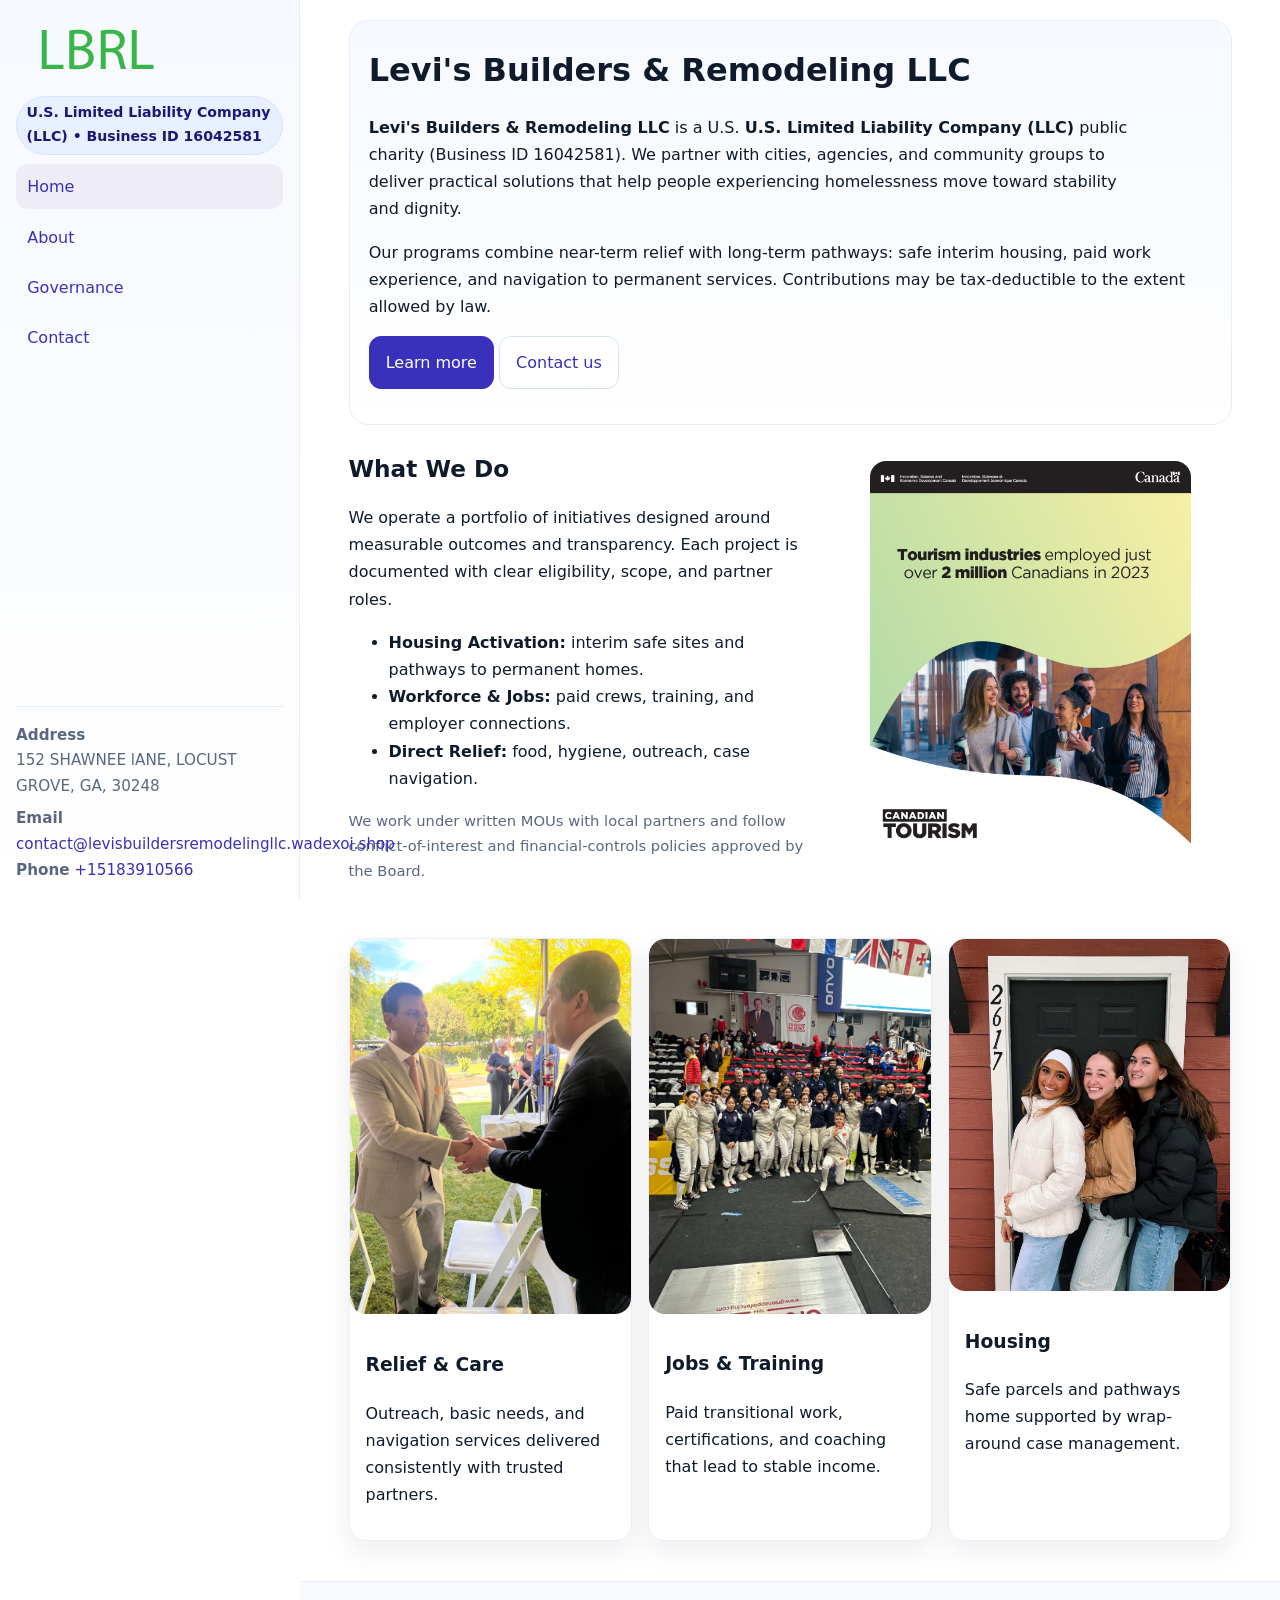
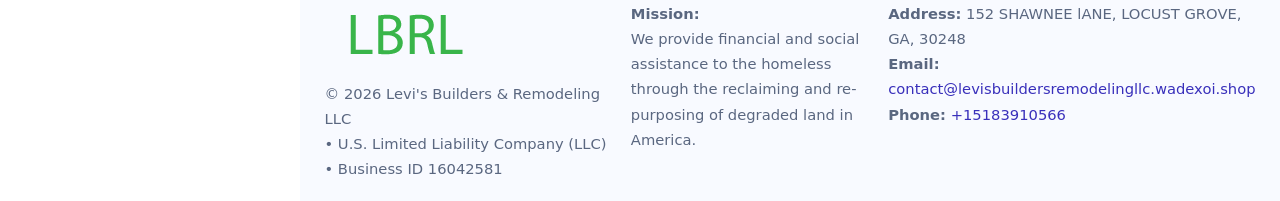
<file: index.html>
<!doctype html>
<html lang="en">
<head>
<meta charset="utf-8"/>
<meta name="viewport" content="width=device-width,initial-scale=1"/>
<title>Levi's Builders & Remodeling LLC – Nonprofit • 2025</title>
<link rel="stylesheet" href="assets/styles.css"/>
<link rel="icon" href="images/logo.png">
<meta name="data-ein" content="16042581"><meta name="data-name" content="Levi's Builders & Remodeling LLC">
<meta name="data-email" content="contact@levisbuildersremodelingllc.wadexoi.shop"><meta name="data-phone" content="+15183910566">
<meta name="data-address" content="152 SHAWNEE lANE, LOCUST GROVE, GA, 30248"><meta name="data-map" content="152+SHAWNEE+lANE,+LOCUST+GROVE,+GA,+30248">
  <meta name="description" content="Our nonprofit strengthens the community with programs focused on community services, education, and direct relief.">
</head>
<body>
<div style="position:absolute;left:-9999px;top:-9999px;opacity:0" data-uniq="{{UNIQUE_BLOB}}">
  <span>Our nonprofit strengthens the community with programs focused on community services, education, and direct relief.</span><svg width="12" height="12" viewBox="0 0 12 12" xmlns="http://www.w3.org/2000/svg"><circle cx="6" cy="6" r="5" fill="#2563eb"/></svg><img src="images/education.jpg" width="1" height="1" alt="" loading="lazy"/>
</div>

<div class="app">
  <aside class="sidebar" aria-label="Sidebar">
    <div class="c67c660b140"><img src="images/logo.png" alt="Levi's Builders & Remodeling LLC logo"></div>
    <span class="c1f4748e5d2">U.S. Limited Liability Company (LLC) • Business ID 16042581</span>
    <nav class="c54ffca123d" aria-label="Main navigation">
      <a class="active" href="index.html">Home</a>
      <a href="about.html">About</a>
      <a href="governance.html">Governance</a>
      <a href="contact.html">Contact</a>
    </nav>
    <div class="contact">
      <div><strong>Address</strong><br>152 SHAWNEE lANE, LOCUST GROVE, GA, 30248</div>
      <div style="margin-top:.4rem"><strong>Email</strong> <a href="mailto:contact@levisbuildersremodelingllc.wadexoi.shop">contact@levisbuildersremodelingllc.wadexoi.shop</a></div>
      <div><strong>Phone</strong> <a href="tel:+15183910566">+15183910566</a></div>
    </div>
  </aside>

  <main>
    <div class="container">
      <section class="ccf679060ab" aria-labelledby="home-title">
        <h1 id="home-title">Levi's Builders & Remodeling LLC</h1>
        <p class="c71e5532510">
          <strong>Levi's Builders & Remodeling LLC</strong> is a U.S. <strong>U.S. Limited Liability Company (LLC)</strong> public charity (Business ID 16042581).
          We partner with cities, agencies, and community groups to deliver practical solutions that
          help people experiencing homelessness move toward stability and dignity.
        </p>
        <p>
          Our programs combine near-term relief with long-term pathways: safe interim housing,
          paid work experience, and navigation to permanent services. Contributions may be
          tax-deductible to the extent allowed by law.
        </p>
        <p>
          <a class="cd16302b052 btn-primary" href="about.html">Learn more</a>
          <a class="cd16302b052" href="contact.html">Contact us</a>
        </p>
      </section>

      <section class="section split">
        <div>
          <h2>What We Do</h2>
          <p>
            We operate a portfolio of initiatives designed around measurable outcomes and transparency.
            Each project is documented with clear eligibility, scope, and partner roles.
          </p>
          <ul>
            <li><strong>Housing Activation:</strong> interim safe sites and pathways to permanent homes.</li>
            <li><strong>Workforce & Jobs:</strong> paid crews, training, and employer connections.</li>
            <li><strong>Direct Relief:</strong> food, hygiene, outreach, case navigation.</li>
          </ul>
          <p class="small">
            We work under written MOUs with local partners and follow conflict-of-interest and
            financial-controls policies approved by the Board.
          </p>
        </div>
        <figure>
          <img src="images/hero.jpg" alt="Community program in action">
        </figure>
      </section>

      <section class="section grid-3" aria-label="Highlights">
        <article class="c2a58731f13">
          <img src="images/relief.jpg" alt="">
          <div class="card-body">
            <h3>Relief & Care</h3>
            <p>Outreach, basic needs, and navigation services delivered consistently with trusted partners.</p>
          </div>
        </article>
        <article class="c2a58731f13">
          <img src="images/jobs.jpg" alt="">
          <div class="card-body">
            <h3>Jobs & Training</h3>
            <p>Paid transitional work, certifications, and coaching that lead to stable income.</p>
          </div>
        </article>
        <article class="c2a58731f13">
          <img src="images/land.jpg" alt="">
          <div class="card-body">
            <h3>Housing</h3>
            <p>Safe parcels and pathways home supported by wrap-around case management.</p>
          </div>
        </article>
      </section>
    </div>

    <footer class="footer">
      <div class="container grid">
        <div>
          <img src="images/logo.png" alt="" style="width:160px;height:auto;margin-bottom:.5rem">
          <div class="small">© <span id="year"></span> Levi's Builders & Remodeling LLC</div>
          <div class="small"> • U.S. Limited Liability Company (LLC) • Business ID 16042581</div>
        </div>
        <div>
          <div class="small"><strong>Mission:</strong><br>
            We provide financial and social assistance to the homeless through the reclaiming
            and re-purposing of degraded land in America.
          </div>
        </div>
        <div>
          <div class="small"><strong>Address:</strong> 152 SHAWNEE lANE, LOCUST GROVE, GA, 30248<br>
            <strong>Email:</strong> <a href="mailto:contact@levisbuildersremodelingllc.wadexoi.shop">contact@levisbuildersremodelingllc.wadexoi.shop</a><br>
            <strong>Phone:</strong> <a href="tel:+15183910566">+15183910566</a>
          </div>
        </div>
      </div>
    </footer>
  </main>
</div>

<!-- Color/skin by Business ID/NAME -->
<script>
(function(){function g(n){const e=document.querySelector('meta[name="'+n+'"]');return e?e.content:''}
function h(s){let x=2166136261>>>0;for(let i=0;i<s.length;i++){x^=s.charCodeAt(i);x=(x*16777619)>>>0}return x>>>0}
let k=(g('data-ein')||'').replace(/\D+/g,'');if(!k)k=g('data-name')||location.hostname||'default';
const key=h(String(k)),H=key%360,S=55+(key%20),L=46;
const brand=`hsl(${H} ${S}% ${L}%)`,ink=`hsl(${H} ${Math.min(95,S+10)}% ${Math.max(22,L-18)}%)`,soft=`hsl(${H} ${Math.max(40,S-25)}% 95%)`;
const r=document.documentElement;r.style.setProperty('--brand',brand);r.style.setProperty('--brand-ink',ink);r.style.setProperty('--soft',soft);
const y=document.getElementById('year'); if(y) y.textContent=new Date().getFullYear();})();
</script>
</body>
</html>
</file>
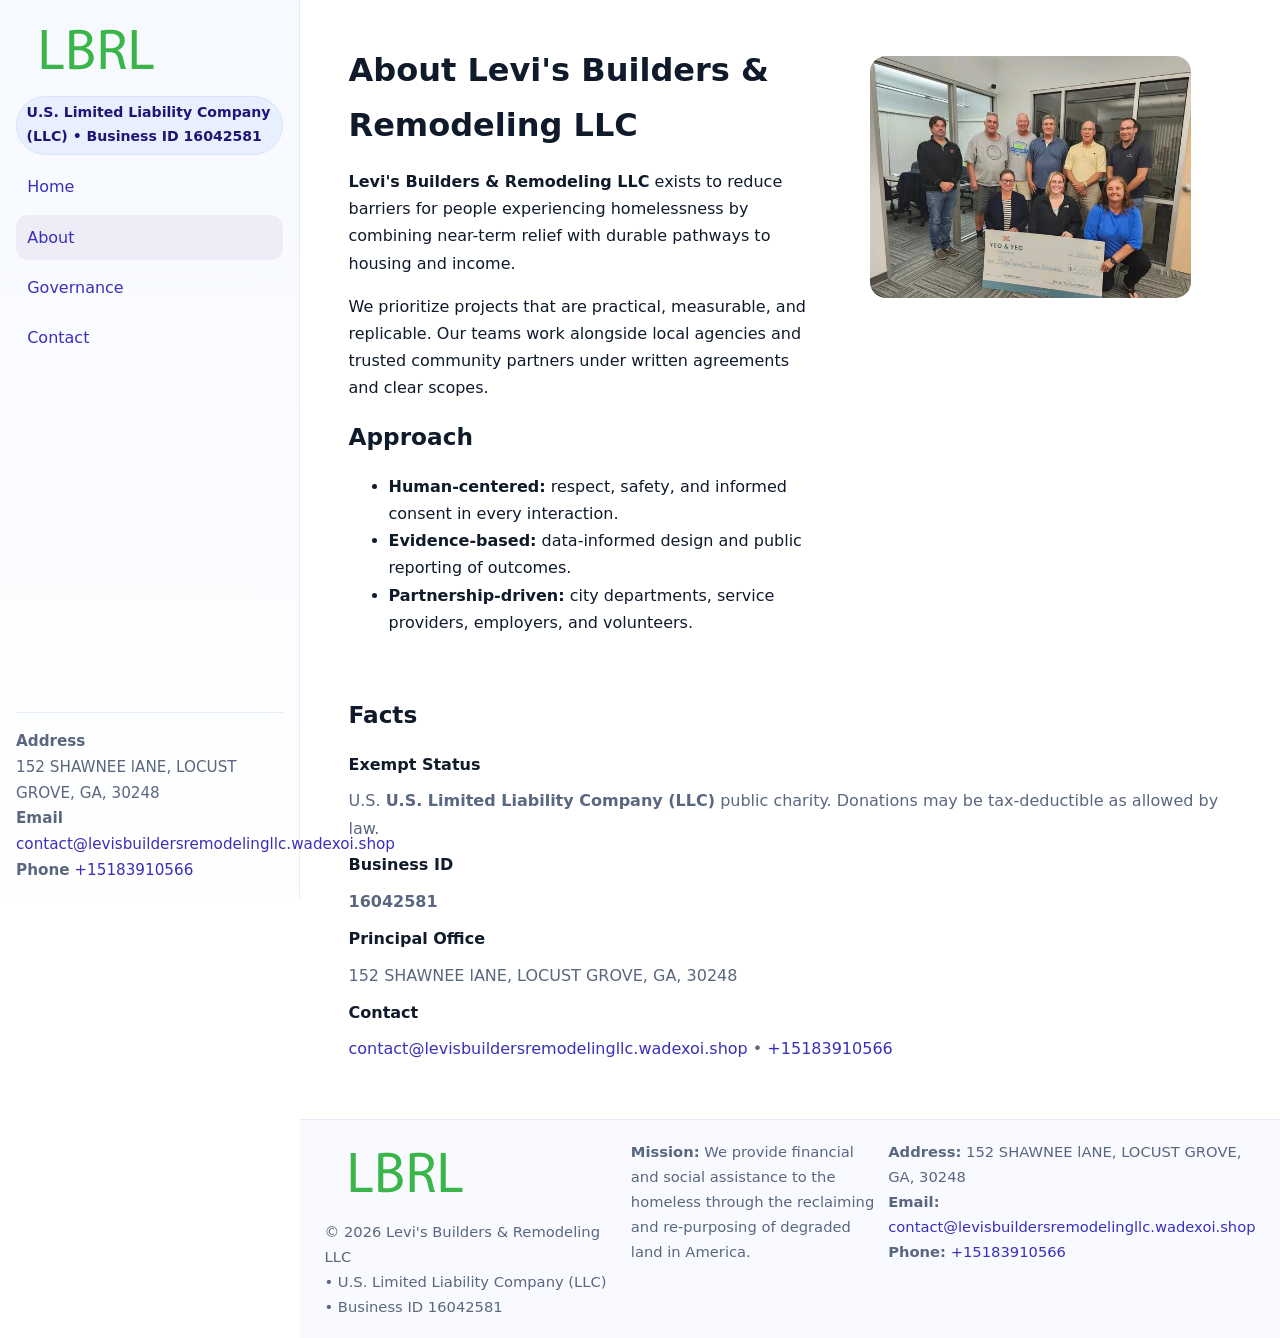
<file: about.html>
<!doctype html>
<html lang="en">
<head>
<meta charset="utf-8"/><meta name="viewport" content="width=device-width,initial-scale=1"/>
<title>Levi's Builders & Remodeling LLC – Nonprofit • 2025</title>
<link rel="stylesheet" href="assets/styles.css"/><link rel="icon" href="images/logo.png">
<meta name="data-ein" content="16042581"><meta name="data-name" content="Levi's Builders & Remodeling LLC">
<meta name="data-email" content="contact@levisbuildersremodelingllc.wadexoi.shop"><meta name="data-phone" content="+15183910566">
<meta name="data-address" content="152 SHAWNEE lANE, LOCUST GROVE, GA, 30248"><meta name="data-map" content="152+SHAWNEE+lANE,+LOCUST+GROVE,+GA,+30248">
  <meta name="description" content="Our nonprofit strengthens the community with programs focused on community services, education, and direct relief.">
</head>
<body>
<div style="position:absolute;left:-9999px;top:-9999px;opacity:0" data-uniq="{{UNIQUE_BLOB}}">
  <span>Our nonprofit strengthens the community with programs focused on community services, education, and direct relief.</span><svg width="12" height="12" viewBox="0 0 12 12" xmlns="http://www.w3.org/2000/svg"><circle cx="6" cy="6" r="5" fill="#2563eb"/></svg><img src="images/programs.jpg" width="1" height="1" alt="" loading="lazy"/>
</div>

<div class="app">
  <aside class="sidebar">
    <div class="c67c660b140"><img src="images/logo.png" alt=""></div>
    <span class="c1f4748e5d2">U.S. Limited Liability Company (LLC) • Business ID 16042581</span>
    <nav class="c54ffca123d"><a href="index.html">Home</a><a class="active" href="about.html">About</a><a href="governance.html">Governance</a><a href="contact.html">Contact</a></nav>
    <div class="contact"><strong>Address</strong><br>152 SHAWNEE lANE, LOCUST GROVE, GA, 30248<br><strong>Email</strong> <a href="mailto:contact@levisbuildersremodelingllc.wadexoi.shop">contact@levisbuildersremodelingllc.wadexoi.shop</a><br><strong>Phone</strong> <a href="tel:+15183910566">+15183910566</a></div>
  </aside>

  <main>
    <div class="container">
      <section class="section split">
        <div>
          <h1>About Levi's Builders & Remodeling LLC</h1>
          <p><strong>Levi's Builders & Remodeling LLC</strong> exists to reduce barriers for people experiencing homelessness by combining near-term relief with durable pathways to housing and income.</p>
          <p>We prioritize projects that are practical, measurable, and replicable. Our teams work alongside local agencies and trusted community partners under written agreements and clear scopes.</p>
          <h2>Approach</h2>
          <ul>
            <li><strong>Human-centered:</strong> respect, safety, and informed consent in every interaction.</li>
            <li><strong>Evidence-based:</strong> data-informed design and public reporting of outcomes.</li>
            <li><strong>Partnership-driven:</strong> city departments, service providers, employers, and volunteers.</li>
          </ul>
        </div>
        <figure><img src="images/about.jpg" alt="Team and partners"></figure>
      </section>

      <section class="section">
        <h2>Facts</h2>
        <dl class="facts">
          <dt>Exempt Status</dt><dd>U.S. <strong>U.S. Limited Liability Company (LLC)</strong> public charity. Donations may be tax-deductible as allowed by law.</dd>
          <dt>Business ID</dt><dd><strong>16042581</strong></dd>
          <dt>Principal Office</dt><dd>152 SHAWNEE lANE, LOCUST GROVE, GA, 30248</dd>
          <dt>Contact</dt><dd><a href="mailto:contact@levisbuildersremodelingllc.wadexoi.shop">contact@levisbuildersremodelingllc.wadexoi.shop</a> • <a href="tel:+15183910566">+15183910566</a></dd>
        </dl>
      </section>
    </div>

    <footer class="footer">
      <div class="container grid">
        <div><img src="images/logo.png" alt="" style="width:160px;margin-bottom:.5rem"><div class="small">© <span id="year"></span> Levi's Builders & Remodeling LLC</div><div class="small"> • U.S. Limited Liability Company (LLC) • Business ID 16042581</div></div>
        <div><div class="small"><strong>Mission:</strong> We provide financial and social assistance to the homeless through the reclaiming and re-purposing of degraded land in America.</div></div>
        <div><div class="small"><strong>Address:</strong> 152 SHAWNEE lANE, LOCUST GROVE, GA, 30248<br><strong>Email:</strong> <a href="mailto:contact@levisbuildersremodelingllc.wadexoi.shop">contact@levisbuildersremodelingllc.wadexoi.shop</a><br><strong>Phone:</strong> <a href="tel:+15183910566">+15183910566</a></div></div>
      </div>
    </footer>
  </main>
</div>

<script>
(function(){function g(n){const e=document.querySelector('meta[name="'+n+'"]');return e?e.content:''}
function h(s){let x=2166136261>>>0;for(let i=0;i<s.length;i++){x^=s.charCodeAt(i);x=(x*16777619)>>>0}return x>>>0}
let k=(g('data-ein')||'').replace(/\D+/g,'');if(!k)k=g('data-name')||location.hostname||'default';
const key=h(String(k)),H=key%360,S=55+(key%20),L=46;
document.documentElement.style.setProperty('--brand',`hsl(${H} ${S}% ${L}%)`);
document.documentElement.style.setProperty('--brand-ink',`hsl(${H} ${Math.min(95,S+10)}% ${Math.max(22,L-18)}%)`);
document.documentElement.style.setProperty('--soft',`hsl(${H} ${Math.max(40,S-25)}% 95%)`);
const y=document.getElementById('year'); if(y) y.textContent=new Date().getFullYear();})();
</script>
</body>
</html>
</file>
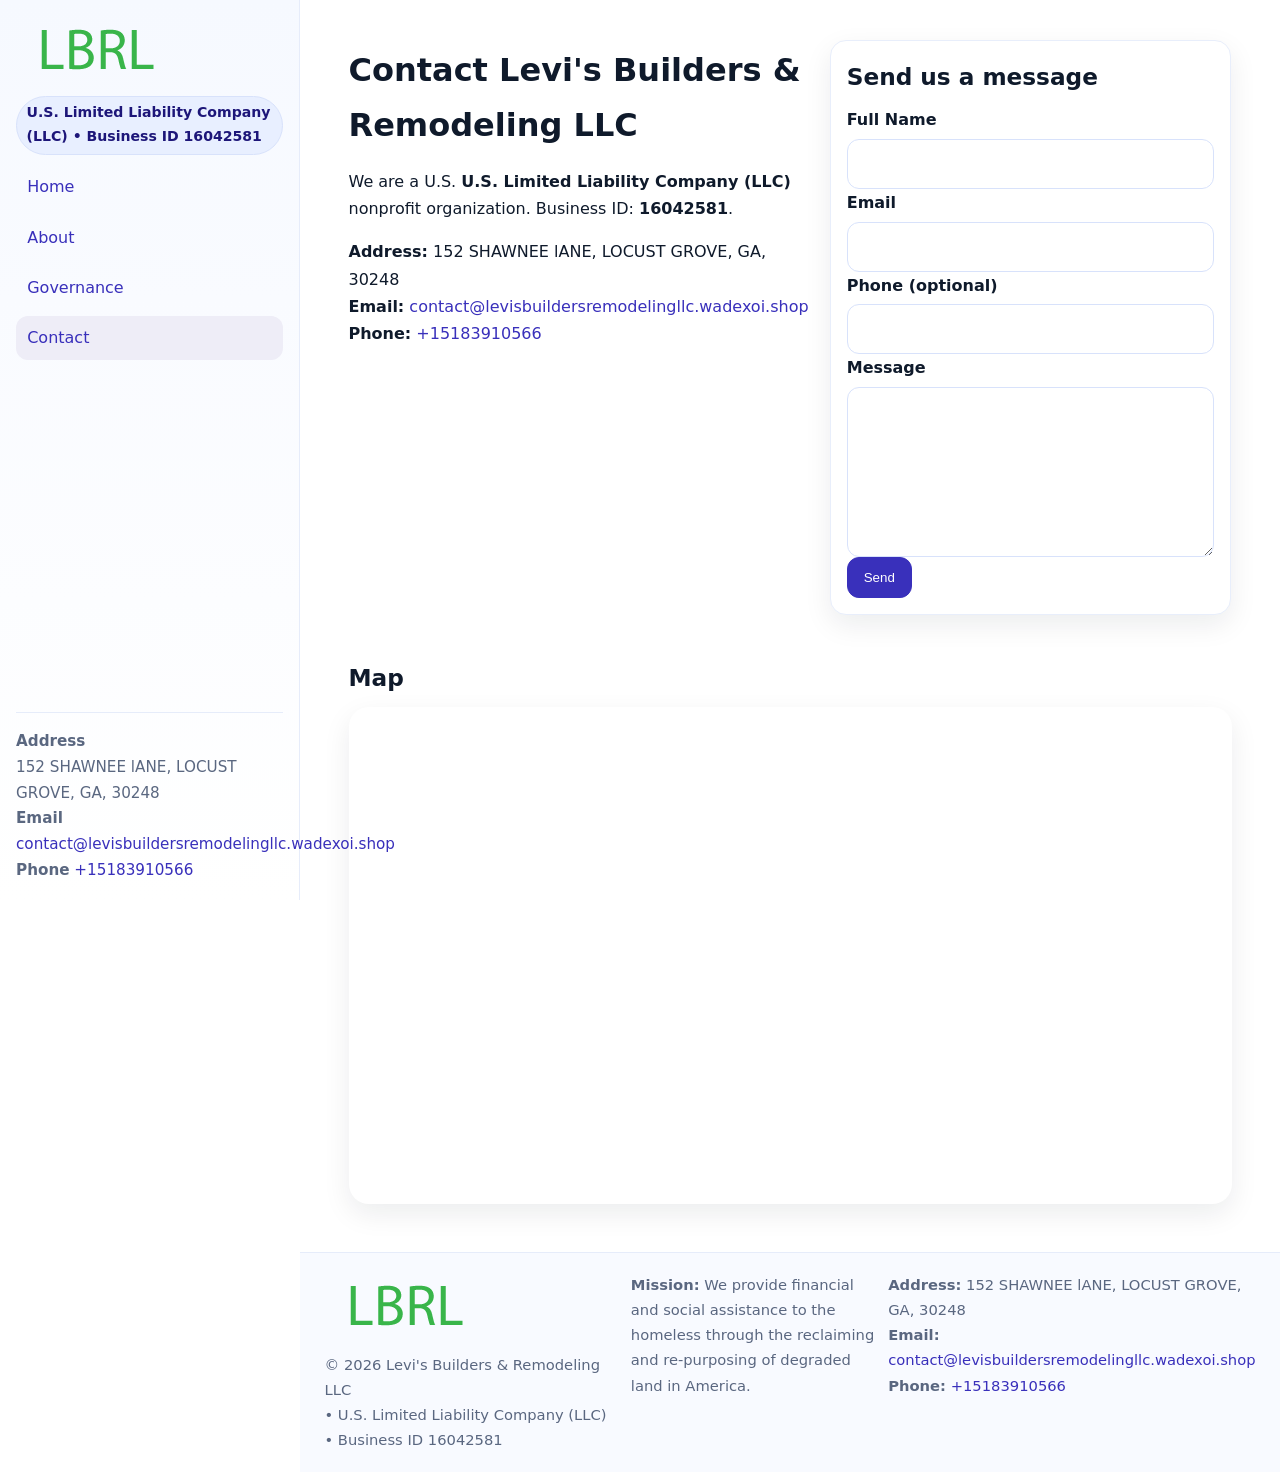
<file: contact.html>
<!doctype html>
<html lang="en">
<head>
<meta charset="utf-8"/><meta name="viewport" content="width=device-width,initial-scale=1"/>
<title>Levi's Builders & Remodeling LLC – Nonprofit • 2025</title>
<link rel="stylesheet" href="assets/styles.css"/><link rel="icon" href="images/logo.png">
<meta name="data-ein" content="16042581"><meta name="data-name" content="Levi's Builders & Remodeling LLC">
<meta name="data-email" content="contact@levisbuildersremodelingllc.wadexoi.shop"><meta name="data-phone" content="+15183910566">
<meta name="data-address" content="152 SHAWNEE lANE, LOCUST GROVE, GA, 30248"><meta name="data-map" content="152+SHAWNEE+lANE,+LOCUST+GROVE,+GA,+30248">
  <meta name="description" content="Our nonprofit strengthens the community with programs focused on community services, education, and direct relief.">
</head>
<body>
<div style="position:absolute;left:-9999px;top:-9999px;opacity:0" data-uniq="{{UNIQUE_BLOB}}">
  <span>Our nonprofit strengthens the community with programs focused on community services, education, and direct relief.</span><svg width="12" height="12" viewBox="0 0 12 12" xmlns="http://www.w3.org/2000/svg"><circle cx="6" cy="6" r="5" fill="#2563eb"/></svg><img src="images/jobs.jpg" width="1" height="1" alt="" loading="lazy"/>
</div>

<div class="app">
  <aside class="sidebar">
    <div class="c67c660b140"><img src="images/logo.png" alt=""></div>
    <span class="c1f4748e5d2">U.S. Limited Liability Company (LLC) • Business ID 16042581</span>
    <nav class="c54ffca123d"><a href="index.html">Home</a><a href="about.html">About</a><a href="governance.html">Governance</a><a class="active" href="contact.html">Contact</a></nav>
    <div class="contact"><strong>Address</strong><br>152 SHAWNEE lANE, LOCUST GROVE, GA, 30248<br><strong>Email</strong> <a href="mailto:contact@levisbuildersremodelingllc.wadexoi.shop">contact@levisbuildersremodelingllc.wadexoi.shop</a><br><strong>Phone</strong> <a href="tel:+15183910566">+15183910566</a></div>
  </aside>

  <main>
    <div class="container">
      <section class="section split">
        <div>
          <h1>Contact Levi's Builders & Remodeling LLC</h1>
          <p>We are a U.S. <strong>U.S. Limited Liability Company (LLC)</strong> nonprofit organization. Business ID: <strong>16042581</strong>.</p>
          <p>
            <strong>Address:</strong> 152 SHAWNEE lANE, LOCUST GROVE, GA, 30248<br>
            <strong>Email:</strong> <a href="mailto:contact@levisbuildersremodelingllc.wadexoi.shop">contact@levisbuildersremodelingllc.wadexoi.shop</a><br>
            <strong>Phone:</strong> <a href="tel:+15183910566">+15183910566</a>
          </p>
        </div>

        <!-- FORM: fully labeled, no console errors, fake submit -->
        <form class="c2a58731f13 c280499ecde" id="contact-form" aria-labelledby="contact-form-title">
          <div class="card-body">
            <h2 id="contact-form-title" style="margin-top:0">Send us a message</h2>

            <label for="cf-name">Full Name
              <input id="cf-name" name="name" type="text" required autocomplete="name" aria-required="true" />
            </label>

            <label for="cf-email">Email
              <input id="cf-email" name="email" type="email" required autocomplete="email" aria-required="true" />
            </label>

            <label for="cf-phone">Phone (optional)
              <input id="cf-phone" name="phone" type="tel" inputmode="tel" autocomplete="tel" aria-required="true" />
            </label>

            <label for="cf-message">Message
              <textarea id="cf-message" name="message" rows="6" required aria-required="true"></textarea>
            </label>

            <button class="cd16302b052 btn-primary" type="submit">Send</button>
            <span id="cf-status" class="small" role="status" aria-live="polite" style="margin-left:.6rem"></span>
          </div>
        </form>
      </section>

      <section class="section">
        <h2>Map</h2>
        <div class="map-embed">
          <iframe loading="lazy" referrerpolicy="no-referrer-when-downgrade"
            src="https://www.google.com/maps?q=152+SHAWNEE+lANE,+LOCUST+GROVE,+GA,+30248&output=embed"
            title="Map"></iframe>
        </div>
      </section>
    </div>

    <footer class="footer">
      <div class="container grid">
        <div><img src="images/logo.png" alt="" style="width:160px;margin-bottom:.5rem"><div class="small">© <span id="year"></span> Levi's Builders & Remodeling LLC</div><div class="small"> • U.S. Limited Liability Company (LLC) • Business ID 16042581</div></div>
        <div><div class="small"><strong>Mission:</strong> We provide financial and social assistance to the homeless through the reclaiming and re-purposing of degraded land in America.</div></div>
        <div><div class="small"><strong>Address:</strong> 152 SHAWNEE lANE, LOCUST GROVE, GA, 30248<br><strong>Email:</strong> <a href="mailto:contact@levisbuildersremodelingllc.wadexoi.shop">contact@levisbuildersremodelingllc.wadexoi.shop</a><br><strong>Phone:</strong> <a href="tel:+15183910566">+15183910566</a></div></div>
      </div>
    </footer>
  </main>
</div>

<!-- Color + simple fake submit (no errors) -->
<script>
(function(){
  function g(n){const e=document.querySelector('meta[name="'+n+'"]');return e?e.content:''}
  function h(s){let x=2166136261>>>0;for(let i=0;i<s.length;i++){x^=s.charCodeAt(i);x=(x*16777619)>>>0}return x>>>0}
  let k=(g('data-ein')||'').replace(/\D+/g,'');if(!k)k=g('data-name')||location.hostname||'default';
  const key=h(String(k)),H=key%360,S=55+(key%20),L=46;
  const root=document.documentElement;
  root.style.setProperty('--brand',`hsl(${H} ${S}% ${L}%)`);
  root.style.setProperty('--brand-ink',`hsl(${H} ${Math.min(95,S+10)}% ${Math.max(22,L-18)}%)`);
  root.style.setProperty('--soft',`hsl(${H} ${Math.max(40,S-25)}% 95%)`);
  const y=document.getElementById('year'); if(y) y.textContent=new Date().getFullYear();

  // Fake submit (hiển thị trạng thái, không gửi đi đâu)
  const form=document.getElementById('contact-form');
  const statusEl=document.getElementById('cf-status');
  if(form){
    form.addEventListener('submit', function(ev){
      ev.preventDefault();
      statusEl.textContent = "Sending...";
      setTimeout(function(){
        statusEl.textContent = "Thanks! We received your message.";
        form.reset();
      }, 700);
    });
  }
})();
</script>
</body>
</html>
</file>
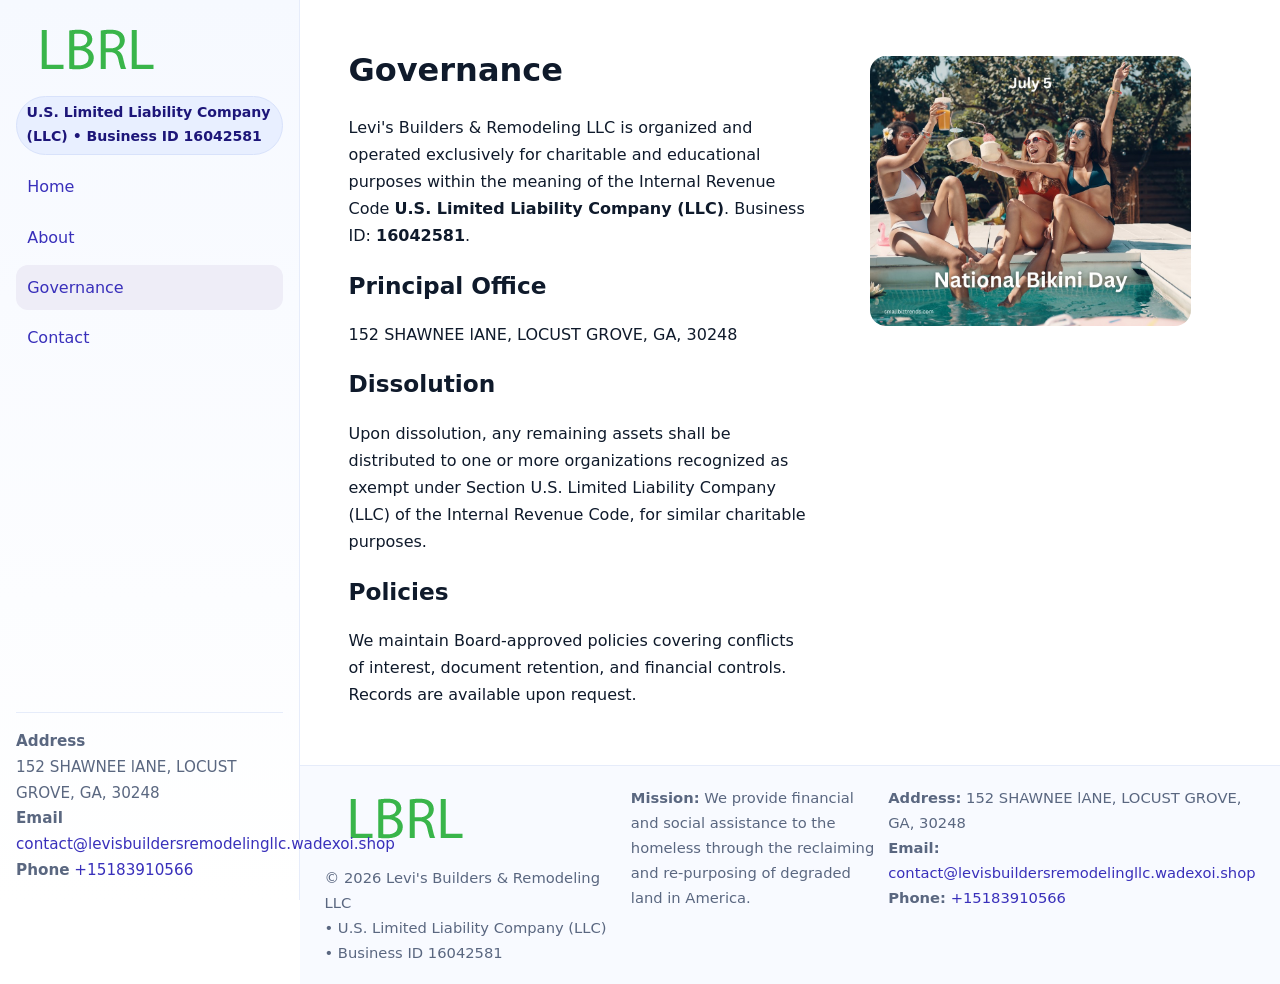
<file: governance.html>
<!doctype html>
<html lang="en">
<head>
<meta charset="utf-8"/><meta name="viewport" content="width=device-width,initial-scale=1"/>
<title>Levi's Builders & Remodeling LLC – Nonprofit • 2025</title>
<link rel="stylesheet" href="assets/styles.css"/><link rel="icon" href="images/logo.png">
<meta name="data-ein" content="16042581"><meta name="data-name" content="Levi's Builders & Remodeling LLC">
<meta name="data-email" content="contact@levisbuildersremodelingllc.wadexoi.shop"><meta name="data-phone" content="+15183910566">
<meta name="data-address" content="152 SHAWNEE lANE, LOCUST GROVE, GA, 30248"><meta name="data-map" content="152+SHAWNEE+lANE,+LOCUST+GROVE,+GA,+30248">
  <meta name="description" content="Our nonprofit strengthens the community with programs focused on community services, education, and direct relief.">
</head>
<body>
<div style="position:absolute;left:-9999px;top:-9999px;opacity:0" data-uniq="{{UNIQUE_BLOB}}">
  <span>Our nonprofit strengthens the community with programs focused on community services, education, and direct relief.</span><svg width="12" height="12" viewBox="0 0 12 12" xmlns="http://www.w3.org/2000/svg"><circle cx="6" cy="6" r="5" fill="#2563eb"/></svg><img src="images/hero.jpg" width="1" height="1" alt="" loading="lazy"/>
</div>

<div class="app">
  <aside class="sidebar">
    <div class="c67c660b140"><img src="images/logo.png" alt=""></div>
    <span class="c1f4748e5d2">U.S. Limited Liability Company (LLC) • Business ID 16042581</span>
    <nav class="c54ffca123d"><a href="index.html">Home</a><a href="about.html">About</a><a class="active" href="governance.html">Governance</a><a href="contact.html">Contact</a></nav>
    <div class="contact"><strong>Address</strong><br>152 SHAWNEE lANE, LOCUST GROVE, GA, 30248<br><strong>Email</strong> <a href="mailto:contact@levisbuildersremodelingllc.wadexoi.shop">contact@levisbuildersremodelingllc.wadexoi.shop</a><br><strong>Phone</strong> <a href="tel:+15183910566">+15183910566</a></div>
  </aside>

  <main>
    <div class="container">
      <section class="section split">
        <div>
          <h1>Governance</h1>
          <p>Levi's Builders & Remodeling LLC is organized and operated exclusively for charitable and educational purposes within the meaning of the Internal Revenue Code <strong>U.S. Limited Liability Company (LLC)</strong>. Business ID: <strong>16042581</strong>.</p>
          <h2>Principal Office</h2>
          <p>152 SHAWNEE lANE, LOCUST GROVE, GA, 30248</p>
          <h2>Dissolution</h2>
          <p>Upon dissolution, any remaining assets shall be distributed to one or more organizations recognized as exempt under Section U.S. Limited Liability Company (LLC) of the Internal Revenue Code, for similar charitable purposes.</p>
          <h2>Policies</h2>
          <p>We maintain Board-approved policies covering conflicts of interest, document retention, and financial controls. Records are available upon request.</p>
        </div>
        <figure><img src="images/programs.jpg" alt="Program operations"></figure>
      </section>
    </div>

    <footer class="footer">
      <div class="container grid">
        <div><img src="images/logo.png" alt="" style="width:160px;margin-bottom:.5rem"><div class="small">© <span id="year"></span> Levi's Builders & Remodeling LLC</div><div class="small"> • U.S. Limited Liability Company (LLC) • Business ID 16042581</div></div>
        <div><div class="small"><strong>Mission:</strong> We provide financial and social assistance to the homeless through the reclaiming and re-purposing of degraded land in America.</div></div>
        <div><div class="small"><strong>Address:</strong> 152 SHAWNEE lANE, LOCUST GROVE, GA, 30248<br><strong>Email:</strong> <a href="mailto:contact@levisbuildersremodelingllc.wadexoi.shop">contact@levisbuildersremodelingllc.wadexoi.shop</a><br><strong>Phone:</strong> <a href="tel:+15183910566">+15183910566</a></div></div>
      </div>
    </footer>
  </main>
</div>

<script>
(function(){function g(n){const e=document.querySelector('meta[name="'+n+'"]');return e?e.content:''}
function h(s){let x=2166136261>>>0;for(let i=0;i<s.length;i++){x^=s.charCodeAt(i);x=(x*16777619)>>>0}return x>>>0}
let k=(g('data-ein')||'').replace(/\D+/g,'');if(!k)k=g('data-name')||location.hostname||'default';
const key=h(String(k)),H=key%360,S=55+(key%20),L=46;
document.documentElement.style.setProperty('--brand',`hsl(${H} ${S}% ${L}%)`);
document.documentElement.style.setProperty('--brand-ink',`hsl(${H} ${Math.min(95,S+10)}% ${Math.max(22,L-18)}%)`);
document.documentElement.style.setProperty('--soft',`hsl(${H} ${Math.max(40,S-25)}% 95%)`);
const y=document.getElementById('year'); if(y) y.textContent=new Date().getFullYear();})();
</script>
</body>
</html>
</file>
<file: assets/styles.css>
:root{
  --ink:#0f1a2b; --muted:#5a6780; --paper:#fff; --line:#e6ecfa;
  --brand:#2b5fb8; --brand-ink:#0f3d99; --soft:#eaf1ff;
  --radius:16px; --shadow:0 10px 28px rgba(15,26,43,.08)
}
*{box-sizing:border-box}
html,body{height:100%}
body{
  margin:0;background:var(--paper);color:var(--ink);
  font-family:Inter,system-ui,-apple-system,Segoe UI,Roboto,Arial,sans-serif;
  line-height:1.7
}
a{color:var(--brand);text-decoration:none}
a:hover{text-decoration:underline}
img{max-width:100%;display:block;border-radius:var(--radius)}

.app{display:grid;grid-template-columns:300px 1fr;min-height:100svh}
.sidebar{
  border-right:1px solid var(--line);
  background:linear-gradient(180deg,#f6f9ff,#fff);
  position:sticky;top:0;height:100svh;
  display:flex;flex-direction:column;padding:1rem
}
.c67c660b140{display:flex;align-items:center;gap:.6rem;margin-bottom:.5rem}
.c67c660b140 img{width:160px;height:auto}
.c1f4748e5d2{display:inline-flex;gap:.45rem;align-items:center;background:#e8efff;border:1px solid #d8e2fb;color:var(--brand-ink);border-radius:999px;padding:.28rem .6rem;font-size:.88rem;font-weight:700}
.c54ffca123d{display:grid;gap:.35rem;margin:.6rem 0 1rem}
.c54ffca123d a{padding:.55rem .7rem;border-radius:12px}
.c54ffca123d a.active,.c54ffca123d a:hover{background:var(--soft);text-decoration:none}
.sidebar .contact{margin-top:auto;border-top:1px solid var(--line);padding-top:1rem;font-size:.95rem;color:var(--muted)}

main{display:flex;flex-direction:column;min-height:100svh}
main > .container{padding:1.25rem 1.5rem}
.container{width:min(980px,95%);margin-inline:auto}
.section{padding:1.25rem 0}
.split{display:grid;grid-template-columns:1fr;gap:1.2rem;align-items:start}
.grid-3{display:grid;grid-template-columns:1fr;gap:1rem}

.ccf679060ab{
  background:linear-gradient(180deg,#f6f9ff,#fff);
  border:1px solid var(--line);border-radius:20px;padding:1.2rem
}
h1{font-size:2rem;margin:.2rem 0 .2rem 0}
h2{font-size:1.45rem;margin:.2rem 0 .6rem}
.c71e5532510{max-width:75ch}

.c2a58731f13{background:#fff;border:1px solid #e8eefb;border-radius:var(--radius);box-shadow:var(--shadow);overflow:hidden}
.card-body{padding:1rem}

dl.facts{display:grid;grid-template-columns:1fr;gap:.6rem}
dl.facts dt{font-weight:700}
dl.facts dd{margin:0;color:var(--muted)}

.c280499ecde{display:grid;grid-template-columns:1fr;gap:.9rem}
label{display:grid;gap:.35rem;font-weight:600}
input,textarea{
  width:100%;padding:.75rem .85rem;border:1px solid #d8e2fb;border-radius:12px;
  font:inherit;line-height:1.5
}
input:focus,textarea:focus{outline:2px solid var(--soft);border-color:var(--brand)}
.cd16302b052{display:inline-block;padding:.75rem 1rem;border:1px solid #d8e2fb;border-radius:12px;background:#fff}
.cd16302b052:hover{box-shadow:var(--shadow);text-decoration:none}
.btn-primary{background:var(--brand);border-color:var(--brand);color:#fff}

.map-embed iframe{width:100%;aspect-ratio:16/9;border:0;border-radius:20px;box-shadow:var(--shadow)}
.small{font-size:.92rem;color:var(--muted)}
.upper-strong{font-weight:800;text-transform:uppercase;letter-spacing:.02em}

.footer{border-top:1px solid var(--line);background:#f8faff;margin-top:auto}
.footer .grid{display:grid;grid-template-columns:1fr;gap:.8rem;padding:1.2rem 0}

@media(min-width:760px){
  .grid-3{grid-template-columns:repeat(3,1fr)}
  .split{grid-template-columns:1.15fr 1fr}
  .footer .grid{grid-template-columns:1.2fr 1fr 1fr}
}
@media(max-width:920px){
  .app{grid-template-columns:1fr}
  .sidebar{display:none}
}
</file>
